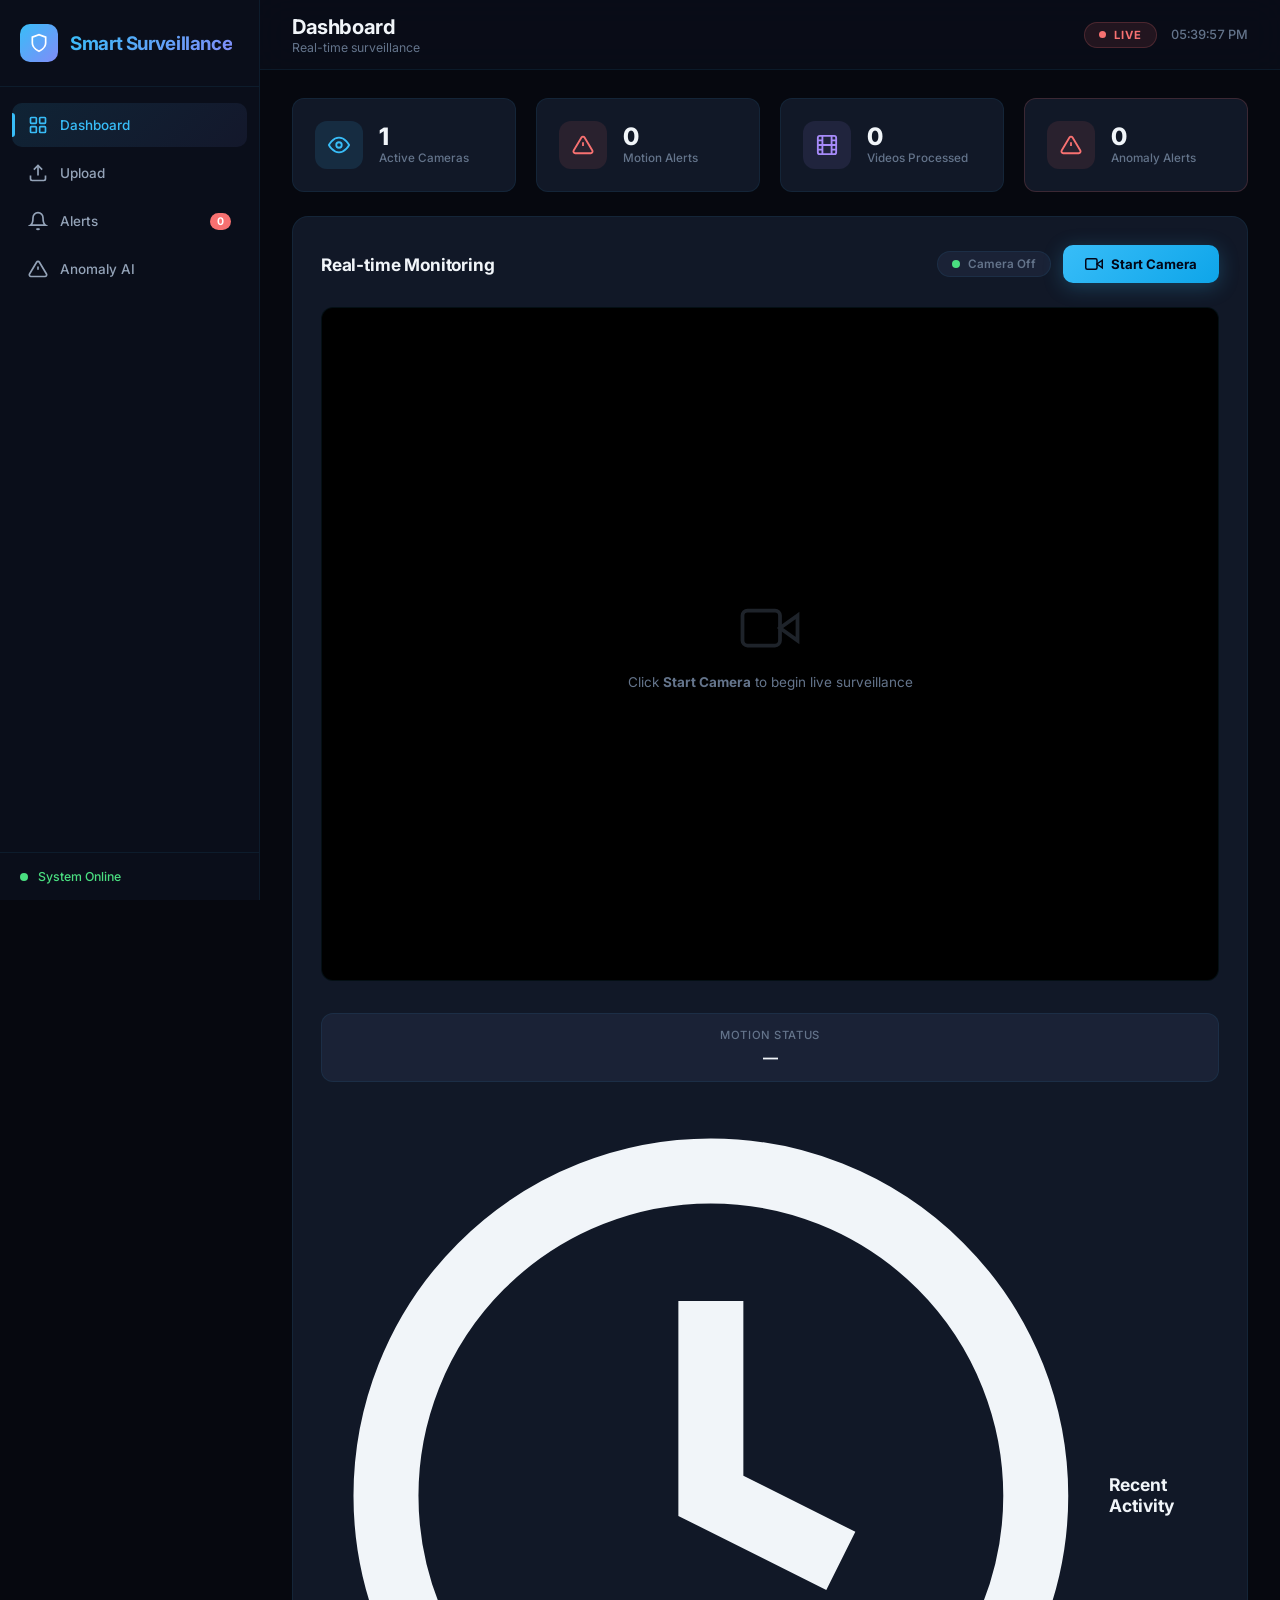
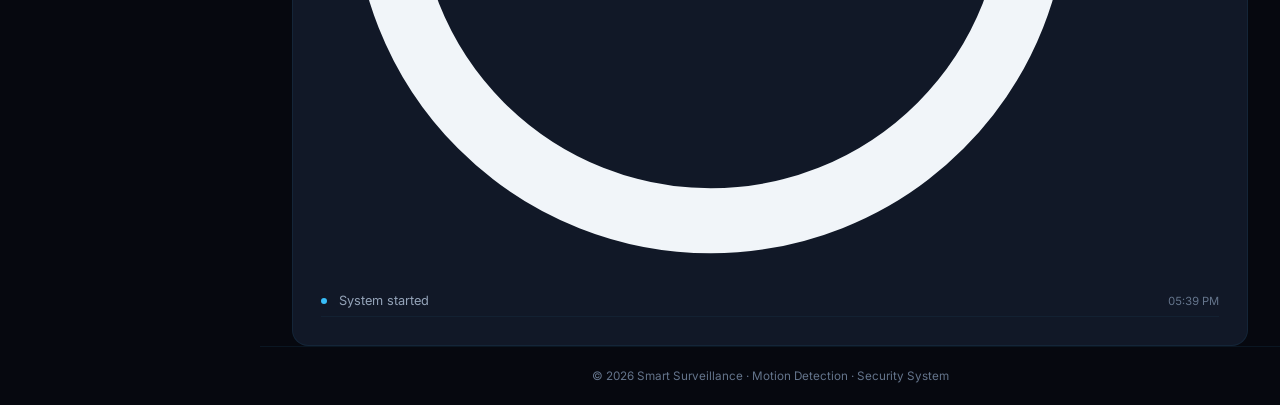
<file: smart survillance (minor project)/index.html>
<!DOCTYPE html>
<html lang="en">

<head>
    <meta charset="UTF-8">
    <meta name="viewport" content="width=device-width, initial-scale=1.0">
    <title>Smart Surveillance Dashboard</title>
    <meta name="description" content="Smart surveillance system with motion detection.">
    <link rel="preconnect" href="https://fonts.googleapis.com">
    <link rel="preconnect" href="https://fonts.gstatic.com" crossorigin>
    <link href="https://fonts.googleapis.com/css2?family=Inter:wght@300;400;500;600;700;800&display=swap" rel="stylesheet">
    <link rel="stylesheet" href="style.css">
</head>

<body>

    <!-- ─── Sidebar Navigation ─────────────────────────────────── -->
    <aside class="sidebar" id="sidebar">
        <div class="sidebar-header">
            <div class="logo">
                <div class="logo-icon">
                    <svg viewBox="0 0 24 24" fill="none" stroke="currentColor" stroke-width="2">
                        <path d="M12 22s8-4 8-10V5l-8-3-8 3v7c0 6 8 10 8 10z"/>
                    </svg>
                </div>
                <span class="logo-text">Smart Surveillance</span>
            </div>
        </div>
        <nav class="sidebar-nav">
            <a href="#" class="nav-item active" data-section="dashboard" id="navDashboard">
                <svg viewBox="0 0 24 24" fill="none" stroke="currentColor" stroke-width="2"><rect x="3" y="3" width="7" height="7" rx="1"/><rect x="14" y="3" width="7" height="7" rx="1"/><rect x="3" y="14" width="7" height="7" rx="1"/><rect x="14" y="14" width="7" height="7" rx="1"/></svg>
                <span>Dashboard</span>
            </a>
            <a href="#" class="nav-item" data-section="upload" id="navUpload">
                <svg viewBox="0 0 24 24" fill="none" stroke="currentColor" stroke-width="2"><path d="M21 15v4a2 2 0 01-2 2H5a2 2 0 01-2-2v-4"/><polyline points="17 8 12 3 7 8"/><line x1="12" y1="3" x2="12" y2="15"/></svg>
                <span>Upload</span>
            </a>
            <a href="#" class="nav-item" data-section="alerts" id="navAlerts">
                <svg viewBox="0 0 24 24" fill="none" stroke="currentColor" stroke-width="2"><path d="M18 8A6 6 0 006 8c0 7-3 9-3 9h18s-3-2-3-9"/><path d="M13.73 21a2 2 0 01-3.46 0"/></svg>
                <span>Alerts</span>
                <span class="nav-badge" id="alertBadge">0</span>
            </a>
            <a href="#" class="nav-item" data-section="anomaly" id="navAnomaly">
                <svg viewBox="0 0 24 24" fill="none" stroke="currentColor" stroke-width="2"><path d="M10.29 3.86L1.82 18a2 2 0 001.71 3h16.94a2 2 0 001.71-3L13.71 3.86a2 2 0 00-3.42 0z"/><line x1="12" y1="9" x2="12" y2="13"/><line x1="12" y1="17" x2="12.01" y2="17"/></svg>
                <span>Anomaly AI</span>
                <span class="nav-badge nav-badge--anomaly" id="anomalyNavBadge" style="display:none;">!</span>
            </a>
        </nav>
        <div class="sidebar-footer">
            <div class="system-status">
                <span class="status-dot pulse"></span>
                <span>System Online</span>
            </div>
        </div>
    </aside>

    <!-- ─── Main Content ───────────────────────────────────────── -->
    <main class="main-content">

        <!-- Top Bar -->
        <header class="topbar">
            <button class="menu-toggle" id="menuToggle" aria-label="Toggle menu">
                <svg viewBox="0 0 24 24" fill="none" stroke="currentColor" stroke-width="2"><line x1="3" y1="12" x2="21" y2="12"/><line x1="3" y1="6" x2="21" y2="6"/><line x1="3" y1="18" x2="21" y2="18"/></svg>
            </button>
            <div class="topbar-title">
                <h1 id="pageTitle">Dashboard</h1>
                <p class="topbar-subtitle" id="pageSubtitle">Real-time surveillance</p>
            </div>
            <div class="topbar-actions">
                <div class="live-indicator">
                    <span class="live-dot"></span>
                    <span>LIVE</span>
                </div>
                <div class="current-time" id="currentTime"></div>
            </div>
        </header>

        <!-- ─── Stats Cards ──────────────────────────────────── -->
        <section class="stats-grid" id="statsGrid">
            <div class="stat-card">
                <div class="stat-icon stat-icon--blue">
                    <svg viewBox="0 0 24 24" fill="none" stroke="currentColor" stroke-width="2"><path d="M1 12s4-8 11-8 11 8 11 8-4 8-11 8-11-8-11-8z"/><circle cx="12" cy="12" r="3"/></svg>
                </div>
                <div class="stat-info">
                    <span class="stat-value" id="statCameras">1</span>
                    <span class="stat-label">Active Cameras</span>
                </div>
            </div>
            <div class="stat-card">
                <div class="stat-icon stat-icon--red">
                    <svg viewBox="0 0 24 24" fill="none" stroke="currentColor" stroke-width="2"><path d="M10.29 3.86L1.82 18a2 2 0 001.71 3h16.94a2 2 0 001.71-3L13.71 3.86a2 2 0 00-3.42 0z"/><line x1="12" y1="9" x2="12" y2="13"/><line x1="12" y1="17" x2="12.01" y2="17"/></svg>
                </div>
                <div class="stat-info">
                    <span class="stat-value" id="statAnomalies">0</span>
                    <span class="stat-label">Motion Alerts</span>
                </div>
            </div>
            <div class="stat-card">
                <div class="stat-icon stat-icon--purple">
                    <svg viewBox="0 0 24 24" fill="none" stroke="currentColor" stroke-width="2"><rect x="2" y="2" width="20" height="20" rx="2.18" ry="2.18"/><line x1="7" y1="2" x2="7" y2="22"/><line x1="17" y1="2" x2="17" y2="22"/><line x1="2" y1="12" x2="22" y2="12"/><line x1="2" y1="7" x2="7" y2="7"/><line x1="2" y1="17" x2="7" y2="17"/><line x1="17" y1="7" x2="22" y2="7"/><line x1="17" y1="17" x2="22" y2="17"/></svg>
                </div>
                <div class="stat-info">
                    <span class="stat-value" id="statVideos">0</span>
                    <span class="stat-label">Videos Processed</span>
                </div>
            </div>
            <div class="stat-card stat-card--anomaly">
                <div class="stat-icon stat-icon--red">
                    <svg viewBox="0 0 24 24" fill="none" stroke="currentColor" stroke-width="2"><path d="M10.29 3.86L1.82 18a2 2 0 001.71 3h16.94a2 2 0 001.71-3L13.71 3.86a2 2 0 00-3.42 0z"/><line x1="12" y1="9" x2="12" y2="13"/><line x1="12" y1="17" x2="12.01" y2="17"/></svg>
                </div>
                <div class="stat-info">
                    <span class="stat-value" id="statAnomalyCount">0</span>
                    <span class="stat-label">Anomaly Alerts</span>
                </div>
            </div>
        </section>

        <!-- ─── Dashboard Overview ─────────────────────────────── -->
        <section class="content-section page-section" id="dashboardSection" data-page="dashboard">
            <div class="section-header">
                <h2>Real-time Monitoring</h2>
                <div class="camera-controls">
                    <div class="camera-status" id="cameraStatus">
                        <span class="status-dot" id="cameraDot"></span>
                        <span id="cameraStatusText">Camera Off</span>
                    </div>
                    <button class="btn btn--accent" id="startCameraBtn" onclick="startCamera()">
                        <svg viewBox="0 0 24 24" fill="none" stroke="currentColor" stroke-width="2"><polygon points="23 7 16 12 23 17 23 7"/><rect x="1" y="5" width="15" height="14" rx="2" ry="2"/></svg>
                        Start Camera
                    </button>
                    <button class="btn btn--outline" id="stopCameraBtn" onclick="stopCamera()" style="display:none;">
                        <svg viewBox="0 0 24 24" fill="none" stroke="currentColor" stroke-width="2"><rect x="6" y="4" width="4" height="16"/><rect x="14" y="4" width="4" height="16"/></svg>
                        Stop Camera
                    </button>
                </div>
            </div>

            <div class="dashboard-main-grid">
                <!-- Live Feed Column -->
                <div class="live-feed-column">
                    <div class="live-feed-wrapper" id="liveFeedWrapper">
                        <div class="live-feed-placeholder" id="liveFeedPlaceholder">
                            <svg viewBox="0 0 24 24" fill="none" stroke="currentColor" stroke-width="1.5">
                                <polygon points="23 7 16 12 23 17 23 7"/>
                                <rect x="1" y="5" width="15" height="14" rx="2" ry="2"/>
                            </svg>
                            <p>Click <strong>Start Camera</strong> to begin live surveillance</p>
                        </div>
                        <img id="liveFeedImage" class="live-feed-img" style="display:none;" alt="Live Camera Feed">
                    </div>
                    <div class="live-feed-info">
                        <div class="feed-stat">
                            <span class="feed-stat-label">Motion Status</span>
                            <span class="feed-stat-value" id="motionStatus">—</span>
                        </div>
                    </div>
                </div>

                <!-- Activity Column -->
                <div class="overview-column">
                    <div class="overview-card">
                        <div class="overview-card-header">
                            <div style="display:flex; align-items:center; gap:8px;">
                                <svg viewBox="0 0 24 24" fill="none" stroke="currentColor" stroke-width="2"><circle cx="12" cy="12" r="10"/><polyline points="12 6 12 12 16 14"/></svg>
                                <h3>Recent Activity</h3>
                            </div>
                        </div>
                        <div class="activity-timeline" id="activityTimeline">
                            <div class="activity-item">
                                <span class="activity-dot"></span>
                                <span class="activity-text">System started</span>
                                <span class="activity-time" id="startTime"></span>
                            </div>
                        </div>
                    </div>
                </div>
            </div>
        </section>


        <!-- ─── Upload Section ───────────────────────────────── -->
        <section class="content-section page-section" id="uploadSection" data-page="upload" style="display:none;">
            <div class="section-header">
                <h2>Upload & Analyze</h2>
                <p>Drag & drop a video or click to browse to scan for motion</p>
            </div>
            <div class="upload-zone" id="dropZone">
                <div class="upload-zone-content">
                    <div class="upload-icon-wrapper">
                        <svg class="upload-icon" viewBox="0 0 24 24" fill="none" stroke="currentColor" stroke-width="1.5">
                            <path d="M21 15v4a2 2 0 01-2 2H5a2 2 0 01-2-2v-4"/>
                            <polyline points="17 8 12 3 7 8"/>
                            <line x1="12" y1="3" x2="12" y2="15"/>
                        </svg>
                    </div>
                    <p class="upload-label">Drop your video file here</p>
                    <p class="upload-sublabel">or click to browse — MP4, MOV, AVI, MKV supported</p>
                    <input type="file" id="videoUpload" accept="video/*" hidden>
                    <button class="btn btn--primary" id="browseBtn">
                        <svg viewBox="0 0 24 24" fill="none" stroke="currentColor" stroke-width="2"><path d="M22 19a2 2 0 01-2 2H4a2 2 0 01-2-2V5a2 2 0 012-2h5l2 3h9a2 2 0 012 2z"/></svg>
                        Browse Files
                    </button>
                </div>
                <!-- File selected state -->
                <div class="upload-file-info" id="fileInfo" style="display:none;">
                    <div class="file-icon">
                        <svg viewBox="0 0 24 24" fill="none" stroke="currentColor" stroke-width="2"><polygon points="23 7 16 12 23 17 23 7"/><rect x="1" y="5" width="15" height="14" rx="2" ry="2"/></svg>
                    </div>
                    <div class="file-details">
                        <span class="file-name" id="fileName"></span>
                        <span class="file-size" id="fileSize"></span>
                    </div>
                    <button class="btn btn--outline btn--sm" id="removeFileBtn">Remove</button>
                </div>
            </div>

            <!-- Upload Actions -->
            <div class="upload-actions" id="uploadActions" style="display:none;">
                <button class="btn btn--accent btn--lg" id="uploadBtn" onclick="uploadVideo()">
                    <svg viewBox="0 0 24 24" fill="none" stroke="currentColor" stroke-width="2"><path d="M21 15v4a2 2 0 01-2 2H5a2 2 0 01-2-2v-4"/><polyline points="17 8 12 3 7 8"/><line x1="12" y1="3" x2="12" y2="15"/></svg>
                    Upload & Scan for Motion
                </button>
            </div>

            <!-- Progress Bar -->
            <div class="progress-container" id="progressContainer" style="display:none;">
                <div class="progress-header">
                    <span class="progress-label" id="progressLabel">Uploading...</span>
                    <span class="progress-percent" id="progressPercent">0%</span>
                </div>
                <div class="progress-track">
                    <div class="progress-bar" id="progressBar"></div>
                </div>
            </div>

            <!-- Status Message -->
            <div id="uploadStatus" class="upload-status"></div>

            <!-- Detection Results -->
            <div id="detectionResults" class="detection-results" style="display:none;">
                <h3>Detection Results</h3>
                <div class="results-grid" id="resultsGrid"></div>
            </div>
        </section>

        <!-- ─── Video Player ─────────────────────────────────── -->
        <section class="content-section video-section page-section" id="videoContainer" data-page="upload" style="display:none;">
            <div class="section-header">
                <h2>Playback Feed</h2>
            </div>
            <div class="video-wrapper">
                <video id="resultVideo" controls></video>
            </div>
        </section>

        <!-- ─── Alerts Section ───────────────────────────────── -->
        <section class="content-section page-section" id="alertsSection" data-page="alerts" style="display:none;">
            <div class="section-header">
                <h2>Recent Alerts</h2>
                <span class="alert-count" id="alertCount">0 alerts today</span>
            </div>
            <div class="alerts-grid" id="alertsContainer">
                <div class="empty-state" id="emptyAlerts">
                    <svg viewBox="0 0 24 24" fill="none" stroke="currentColor" stroke-width="1.5"><path d="M12 22c5.523 0 10-4.477 10-10S17.523 2 12 2 2 6.477 2 12s4.477 10 10 10z"/><path d="M8 14s1.5 2 4 2 4-2 4-2"/><line x1="9" y1="9" x2="9.01" y2="9"/><line x1="15" y1="9" x2="15.01" y2="9"/></svg>
                    <p>No motion detected — all clear!</p>
                </div>
            </div>
        </section>

        <!-- ─── Anomaly AI Section ───────────────────────────── -->
        <section class="content-section page-section" id="anomalySection" data-page="anomaly" style="display:none;">
            <div class="section-header">
                <h2>Anomaly AI Detection</h2>
                <div id="anomalyModelStatus" class="anomaly-model-pill anomaly-model-pill--unknown">
                    <span class="status-dot" id="anomalyModelDot"></span>
                    <span id="anomalyModelText">Checking model...</span>
                </div>
            </div>

            <!-- Model Info Banner -->
            <div id="anomalyInfoBanner" class="anomaly-banner" style="display:none;">
                <div class="anomaly-banner-icon">
                    <svg viewBox="0 0 24 24" fill="none" stroke="currentColor" stroke-width="2"><path d="M10.29 3.86L1.82 18a2 2 0 001.71 3h16.94a2 2 0 001.71-3L13.71 3.86a2 2 0 00-3.42 0z"/><line x1="12" y1="9" x2="12" y2="13"/><line x1="12" y1="17" x2="12.01" y2="17"/></svg>
                </div>
                <div>
                    <strong>Model not trained yet</strong>
                    <p>Run <code>ml_model/train_autoencoder.ipynb</code> on Google Colab, then place
                    <code>anomaly_model.h5</code> and <code>threshold.npy</code> in <code>backend/models/</code> and restart the server.</p>
                </div>
            </div>

            <!-- Detectable categories pills -->
            <div id="anomalyCategoryPills" class="anomaly-category-pills" style="display:none;"></div>

            <!-- Anomaly alerts grid -->
            <div class="section-header" style="margin-top:24px;">
                <h3 style="font-size:1rem;">Anomaly Events</h3>
                <span class="alert-count" id="anomalyCount">0 events</span>
            </div>
            <div class="alerts-grid" id="anomalyAlertsContainer">
                <div class="empty-state">
                    <svg viewBox="0 0 24 24" fill="none" stroke="currentColor" stroke-width="1.5"><path d="M12 22c5.523 0 10-4.477 10-10S17.523 2 12 2 2 6.477 2 12s4.477 10 10 10z"/><path d="M8 14s1.5 2 4 2 4-2 4-2"/><line x1="9" y1="9" x2="9.01" y2="9"/><line x1="15" y1="9" x2="15.01" y2="9"/></svg>
                    <p>No anomalies detected — all clear!</p>
                </div>
            </div>
        </section>


        <!-- Footer -->
        <footer class="main-footer">
            <p>&copy; 2026 Smart Surveillance &middot; Motion Detection &middot; Security System</p>
        </footer>

    </main>

    <script src="script.js"></script>
</body>

</html>
</file>
<file: smart survillance (minor project)/style.css>
:root {
    --bg-deep:       #06080f;
    --bg-base:       #0a0e1a;
    --bg-surface:    #111827;
    --bg-elevated:   #1a2236;
    --bg-hover:      #1e293b;

    --border:        rgba(56, 189, 248, 0.08);
    --border-bright: rgba(56, 189, 248, 0.20);

    --accent:        #38bdf8;
    --accent-glow:   rgba(56, 189, 248, 0.25);
    --accent-dim:    #0c4a6e;
    --accent-2:      #818cf8;
    --red:           #f87171;
    --red-bg:        rgba(248, 113, 113, 0.10);
    --green:         #4ade80;
    --green-bg:      rgba(74, 222, 128, 0.10);
    --purple:        #a78bfa;
    --purple-bg:     rgba(167, 139, 250, 0.10);
    --orange:        #fb923c;
    --orange-bg:     rgba(251, 146, 60, 0.10);

    --text-primary:  #f1f5f9;
    --text-secondary:#94a3b8;
    --text-muted:    #64748b;

    --sidebar-w:     260px;
    --topbar-h:      70px;
    --radius:        12px;
    --radius-lg:     16px;
    --transition:    0.25s cubic-bezier(.4,0,.2,1);

    --font:          'Inter', -apple-system, BlinkMacSystemFont, 'Segoe UI', sans-serif;
}

/* ─── Reset ─────────────────────────────────────────────────── */
*, *::before, *::after {
    margin: 0;
    padding: 0;
    box-sizing: border-box;
}

html {
    font-size: 15px;
    scroll-behavior: smooth;
}

body {
    font-family: var(--font);
    background: var(--bg-deep);
    color: var(--text-primary);
    min-height: 100vh;
    display: flex;
    overflow-x: hidden;
    -webkit-font-smoothing: antialiased;
}

.text-muted { color: var(--text-muted); }

/* ─── Scrollbar ─────────────────────────────────────────────── */
::-webkit-scrollbar {
    width: 6px;
}
::-webkit-scrollbar-track {
    background: transparent;
}
::-webkit-scrollbar-thumb {
    background: var(--bg-hover);
    border-radius: 3px;
}
::-webkit-scrollbar-thumb:hover {
    background: var(--text-muted);
}

/* ═══════════════════════════════════════════════════════════
   SIDEBAR
   ═══════════════════════════════════════════════════════════ */

.sidebar {
    position: fixed;
    left: 0; top: 0;
    width: var(--sidebar-w);
    height: 100vh;
    background: var(--bg-base);
    border-right: 1px solid var(--border);
    display: flex;
    flex-direction: column;
    z-index: 100;
    transition: transform var(--transition);
}

.sidebar-header {
    padding: 24px 20px;
    border-bottom: 1px solid var(--border);
}

.logo {
    display: flex;
    align-items: center;
    gap: 12px;
}

.logo-icon {
    width: 38px;
    height: 38px;
    background: linear-gradient(135deg, var(--accent), var(--accent-2));
    border-radius: 10px;
    display: flex;
    align-items: center;
    justify-content: center;
    color: #fff;
    flex-shrink: 0;
}
.logo-icon svg {
    width: 20px;
    height: 20px;
}

.logo-text {
    font-size: 1.25rem;
    font-weight: 700;
    background: linear-gradient(135deg, var(--accent), var(--accent-2));
    -webkit-background-clip: text;
    -webkit-text-fill-color: transparent;
    background-clip: text;
    letter-spacing: -0.02em;
}

/* ─── Sidebar Nav ───────────────────────────────────────────── */
.sidebar-nav {
    flex: 1;
    padding: 16px 12px;
    display: flex;
    flex-direction: column;
    gap: 4px;
}

.nav-item {
    display: flex;
    align-items: center;
    gap: 12px;
    padding: 12px 16px;
    border-radius: 10px;
    color: var(--text-secondary);
    text-decoration: none;
    font-size: 0.9rem;
    font-weight: 500;
    transition: all var(--transition);
    position: relative;
}
.nav-item svg {
    width: 20px;
    height: 20px;
    flex-shrink: 0;
}
.nav-item:hover {
    background: var(--bg-elevated);
    color: var(--text-primary);
}
.nav-item.active {
    background: linear-gradient(135deg, rgba(56,189,248,0.12), rgba(129,140,248,0.08));
    color: var(--accent);
}
.nav-item.active::before {
    content: '';
    position: absolute;
    left: 0;
    top: 50%;
    transform: translateY(-50%);
    width: 3px;
    height: 24px;
    background: var(--accent);
    border-radius: 0 3px 3px 0;
}

.nav-badge {
    margin-left: auto;
    background: var(--red);
    color: #fff;
    font-size: 0.7rem;
    font-weight: 700;
    padding: 2px 7px;
    border-radius: 10px;
    min-width: 20px;
    text-align: center;
}

/* ─── Sidebar Footer ───────────────────────────────────────── */
.sidebar-footer {
    padding: 16px 20px;
    border-top: 1px solid var(--border);
}

.system-status {
    display: flex;
    align-items: center;
    gap: 10px;
    font-size: 0.82rem;
    color: var(--green);
    font-weight: 500;
}

.status-dot {
    width: 8px;
    height: 8px;
    border-radius: 50%;
    background: var(--green);
    flex-shrink: 0;
}

.status-dot.pulse {
    animation: pulse-green 2s ease-in-out infinite;
}

@keyframes pulse-green {
    0%, 100% { box-shadow: 0 0 0 0 rgba(74,222,128,0.5); }
    50%      { box-shadow: 0 0 0 8px rgba(74,222,128,0); }
}

/* ═══════════════════════════════════════════════════════════
   MAIN CONTENT
   ═══════════════════════════════════════════════════════════ */

.main-content {
    margin-left: var(--sidebar-w);
    flex: 1;
    min-height: 100vh;
    display: flex;
    flex-direction: column;
}

/* ─── Top Bar ───────────────────────────────────────────────── */
.topbar {
    position: sticky;
    top: 0;
    z-index: 50;
    height: var(--topbar-h);
    padding: 0 32px;
    display: flex;
    align-items: center;
    gap: 20px;
    background: rgba(10, 14, 26, 0.82);
    backdrop-filter: blur(16px);
    -webkit-backdrop-filter: blur(16px);
    border-bottom: 1px solid var(--border);
}

.menu-toggle {
    display: none;
    background: none;
    border: none;
    color: var(--text-secondary);
    cursor: pointer;
    padding: 6px;
}
.menu-toggle svg {
    width: 24px;
    height: 24px;
}

.topbar-title h1 {
    font-size: 1.35rem;
    font-weight: 700;
    letter-spacing: -0.02em;
}

.topbar-subtitle {
    font-size: 0.82rem;
    color: var(--text-muted);
    margin-top: 1px;
}

/* ─── Topbar Actions ───────────────────────────────────────── */
.topbar-actions {
    margin-left: auto;
    display: flex;
    align-items: center;
    gap: 14px;
}

.live-indicator {
    display: flex;
    align-items: center;
    gap: 8px;
    padding: 5px 14px;
    background: rgba(248,113,113,0.10);
    border: 1px solid rgba(248,113,113,0.20);
    border-radius: 20px;
    font-size: 0.75rem;
    font-weight: 700;
    color: var(--red);
    letter-spacing: 0.08em;
    text-transform: uppercase;
}

.live-dot {
    width: 7px;
    height: 7px;
    border-radius: 50%;
    background: var(--red);
    animation: pulse-red 1.5s ease-in-out infinite;
}

@keyframes pulse-red {
    0%, 100% { box-shadow: 0 0 0 0 rgba(248,113,113,0.5); }
    50%      { box-shadow: 0 0 0 6px rgba(248,113,113,0); }
}

.current-time {
    font-size: 0.85rem;
    color: var(--text-muted);
    font-variant-numeric: tabular-nums;
    font-weight: 500;
}

/* ═══════════════════════════════════════════════════════════
   STATS GRID
   ═══════════════════════════════════════════════════════════ */

.stats-grid {
    display: grid;
    grid-template-columns: repeat(4, 1fr);
    gap: 20px;
    padding: 28px 32px 0;
}

.stat-card {
    background: var(--bg-surface);
    border: 1px solid var(--border);
    border-radius: var(--radius);
    padding: 22px;
    display: flex;
    align-items: center;
    gap: 16px;
    transition: all var(--transition);
    position: relative;
    overflow: hidden;
}
.stat-card::before {
    content: '';
    position: absolute;
    inset: 0;
    background: radial-gradient(circle at top right, var(--accent-glow), transparent 70%);
    opacity: 0;
    transition: opacity var(--transition);
}
.stat-card:hover {
    border-color: var(--border-bright);
    transform: translateY(-2px);
}
.stat-card:hover::before {
    opacity: 1;
}

.stat-icon {
    width: 48px;
    height: 48px;
    border-radius: 12px;
    display: flex;
    align-items: center;
    justify-content: center;
    flex-shrink: 0;
}
.stat-icon svg {
    width: 22px;
    height: 22px;
}

.stat-icon--blue  { background: rgba(56,189,248,0.12); color: var(--accent); }
.stat-icon--red   { background: var(--red-bg); color: var(--red); }
.stat-icon--green { background: var(--green-bg); color: var(--green); }
.stat-icon--purple{ background: var(--purple-bg); color: var(--purple); }

.stat-info {
    display: flex;
    flex-direction: column;
    gap: 2px;
    position: relative;
}

.stat-value {
    font-size: 1.6rem;
    font-weight: 800;
    letter-spacing: -0.03em;
    line-height: 1;
}

.stat-label {
    font-size: 0.78rem;
    color: var(--text-muted);
    font-weight: 500;
}

/* ═══════════════════════════════════════════════════════════
   CONTENT SECTIONS
   ═══════════════════════════════════════════════════════════ */

.content-section {
    margin: 24px 32px 0;
    background: var(--bg-surface);
    border: 1px solid var(--border);
    border-radius: var(--radius-lg);
    padding: 28px;
}

.section-header {
    display: flex;
    align-items: center;
    justify-content: space-between;
    margin-bottom: 22px;
    flex-wrap: wrap;
    gap: 12px;
}

.section-header h2 {
    font-size: 1.15rem;
    font-weight: 700;
    letter-spacing: -0.01em;
}

.section-header p {
    font-size: 0.85rem;
    color: var(--text-muted);
    width: 100%;
}

/* ═══════════════════════════════════════════════════════════
   DASHBOARD OVERVIEW
   ═══════════════════════════════════════════════════════════ */

/* ─── Dashboard Grid ─────────────────────────────────── */
.dashboard-main-grid {
    display: flex;
    flex-direction: column;
    gap: 24px;
    margin-top: 24px;
}

.live-feed-column {
    display: flex;
    flex-direction: column;
    gap: 16px;
}

.overview-column {
    display: flex;
    flex-direction: column;
    gap: 24px;
}

/* ─── Live Feed ────────────────────────────────────────── */
.live-feed-wrapper {
    position: relative;
    background: #000;
    border-radius: 12px;
    overflow: hidden;
    aspect-ratio: 4/3;
    border: 1px solid var(--border-bright);
}

.live-feed-img {
    width: 100%;
    height: 100%;
    object-fit: contain;
}

.live-feed-placeholder {
    position: absolute;
    inset: 0;
    display: flex;
    flex-direction: column;
    align-items: center;
    justify-content: center;
    color: #475569;
    text-align: center;
    padding: 20px;
}

.live-feed-placeholder svg {
    width: 48px;
    height: 48px;
    margin-bottom: 12px;
    opacity: 0.5;
}

.live-feed-info {
    padding: 16px;
    background: var(--bg-surface);
    border-radius: 12px;
    border: 1px solid var(--border-bright);
    display: flex;
    justify-content: center;
}

.feed-stat {
    text-align: center;
}

.feed-stat-label {
    display: block;
    font-size: 0.75rem;
    color: var(--text-muted);
    font-weight: 600;
    margin-bottom: 4px;
}

.feed-stat-value {
    font-size: 1.1rem;
    font-weight: 700;
}

.motion-active { color: var(--red); }
.motion-normal { color: var(--green); }

/* ─── Activity Timeline ─────────────────────────────────────── */
.activity-timeline {
    display: flex;
    flex-direction: column;
    gap: 12px;
    max-height: 260px;
    overflow-y: auto;
}

.activity-item {
    display: flex;
    align-items: center;
    gap: 12px;
    padding: 8px 0;
    font-size: 0.85rem;
    border-bottom: 1px solid rgba(56,189,248,0.05);
}

.activity-item--new {
    animation: fadeIn 0.4s ease;
}

@keyframes fadeIn {
    from { opacity: 0; transform: translateY(-8px); }
    to   { opacity: 1; transform: translateY(0); }
}

.activity-dot {
    width: 6px;
    height: 6px;
    border-radius: 50%;
    background: var(--accent);
    flex-shrink: 0;
}

.activity-text {
    flex: 1;
    color: var(--text-secondary);
}

.activity-time {
    font-size: 0.75rem;
    color: var(--text-muted);
    font-variant-numeric: tabular-nums;
}

/* ─── Detection Count Items ─────────────────────────────────── */
.overview-detections {
    display: flex;
    flex-direction: column;
    gap: 8px;
}

.detection-count-item {
    display: flex;
    align-items: center;
    justify-content: space-between;
    padding: 8px 14px;
    background: var(--bg-surface);
    border-radius: 8px;
    font-size: 0.85rem;
}

.det-class {
    font-weight: 500;
    text-transform: capitalize;
}

.det-count {
    font-weight: 700;
    color: var(--accent);
}

/* ═══════════════════════════════════════════════════════════
   UPLOAD ZONE
   ═══════════════════════════════════════════════════════════ */

.upload-zone {
    border: 2px dashed var(--border-bright);
    border-radius: var(--radius);
    padding: 48px 32px;
    text-align: center;
    transition: all var(--transition);
    cursor: pointer;
    position: relative;
    overflow: hidden;
}
.upload-zone::before {
    content: '';
    position: absolute;
    inset: 0;
    background: radial-gradient(ellipse at center, rgba(56,189,248,0.04), transparent 70%);
    transition: opacity var(--transition);
}
.upload-zone:hover,
.upload-zone.drag-over {
    border-color: var(--accent);
    background: rgba(56,189,248,0.03);
}
.upload-zone.drag-over {
    transform: scale(1.005);
}

.upload-zone-content {
    position: relative;
}

.upload-icon-wrapper {
    margin: 0 auto 18px;
    width: 70px;
    height: 70px;
    background: linear-gradient(135deg, rgba(56,189,248,0.10), rgba(129,140,248,0.08));
    border-radius: 50%;
    display: flex;
    align-items: center;
    justify-content: center;
    animation: float 4s ease-in-out infinite;
}

@keyframes float {
    0%, 100% { transform: translateY(0); }
    50%      { transform: translateY(-8px); }
}

.upload-icon {
    width: 32px;
    height: 32px;
    color: var(--accent);
}

.upload-label {
    font-size: 1.05rem;
    font-weight: 600;
    margin-bottom: 6px;
}

.upload-sublabel {
    font-size: 0.82rem;
    color: var(--text-muted);
    margin-bottom: 20px;
}

/* ─── File Info (after selection) ────────────────────────────── */
.upload-file-info {
    display: flex;
    align-items: center;
    gap: 16px;
    padding: 16px 20px;
    background: var(--bg-elevated);
    border: 1px solid var(--border-bright);
    border-radius: var(--radius);
    text-align: left;
    position: relative;
}

.file-icon {
    width: 44px;
    height: 44px;
    background: rgba(56,189,248,0.10);
    border-radius: 10px;
    display: flex;
    align-items: center;
    justify-content: center;
    color: var(--accent);
    flex-shrink: 0;
}
.file-icon svg {
    width: 22px;
    height: 22px;
}

.file-details {
    display: flex;
    flex-direction: column;
    gap: 2px;
    flex: 1;
    min-width: 0;
}

.file-name {
    font-weight: 600;
    font-size: 0.9rem;
    white-space: nowrap;
    overflow: hidden;
    text-overflow: ellipsis;
}

.file-size {
    font-size: 0.78rem;
    color: var(--text-muted);
}

/* ─── Upload Actions & Progress ──────────────────────────────── */
.upload-actions {
    margin-top: 18px;
    text-align: center;
}

.progress-container {
    margin-top: 18px;
}

.progress-header {
    display: flex;
    justify-content: space-between;
    margin-bottom: 8px;
    font-size: 0.82rem;
}

.progress-label { color: var(--text-secondary); }
.progress-percent { color: var(--accent); font-weight: 600; }

.progress-track {
    height: 6px;
    background: var(--bg-elevated);
    border-radius: 3px;
    overflow: hidden;
}

.progress-bar {
    height: 100%;
    width: 0%;
    background: linear-gradient(90deg, var(--accent), var(--accent-2));
    border-radius: 3px;
    transition: width 0.4s ease;
}

.upload-status {
    margin-top: 14px;
    text-align: center;
    font-size: 0.9rem;
    font-weight: 500;
    min-height: 24px;
}

/* ─── Detection Results ──────────────────────────────────────── */
.detection-results {
    margin-top: 20px;
    padding: 20px;
    background: var(--bg-elevated);
    border: 1px solid var(--border);
    border-radius: var(--radius);
}

.detection-results h3 {
    font-size: 0.95rem;
    font-weight: 600;
    margin-bottom: 14px;
}

.results-grid {
    display: flex;
    gap: 12px;
    flex-wrap: wrap;
}

.result-item {
    display: flex;
    flex-direction: column;
    align-items: center;
    padding: 14px 22px;
    background: var(--bg-surface);
    border: 1px solid var(--border);
    border-radius: 10px;
    min-width: 90px;
}

.result-item--anomaly {
    border-color: rgba(248,113,113,0.30);
}

.result-count {
    font-size: 1.5rem;
    font-weight: 800;
    color: var(--accent);
}

.result-item--anomaly .result-count {
    color: var(--red);
}

.result-label {
    font-size: 0.75rem;
    color: var(--text-muted);
    font-weight: 500;
    text-transform: capitalize;
    margin-top: 2px;
}

/* ═══════════════════════════════════════════════════════════
   BUTTONS
   ═══════════════════════════════════════════════════════════ */

.btn {
    display: inline-flex;
    align-items: center;
    justify-content: center;
    gap: 8px;
    padding: 10px 22px;
    border: none;
    border-radius: 10px;
    font-family: var(--font);
    font-size: 0.88rem;
    font-weight: 600;
    cursor: pointer;
    transition: all var(--transition);
    text-decoration: none;
    position: relative;
    overflow: hidden;
}
.btn svg {
    width: 18px;
    height: 18px;
    flex-shrink: 0;
}

.btn--primary {
    background: var(--bg-elevated);
    color: var(--text-primary);
    border: 1px solid var(--border-bright);
}
.btn--primary:hover {
    background: var(--bg-hover);
    border-color: var(--accent);
    color: var(--accent);
}

.btn--accent {
    background: linear-gradient(135deg, var(--accent), #0ea5e9);
    color: #020617;
    font-weight: 700;
    box-shadow: 0 4px 20px var(--accent-glow);
}
.btn--accent:hover {
    transform: translateY(-1px);
    box-shadow: 0 6px 28px rgba(56,189,248,0.35);
}
.btn--accent:active {
    transform: translateY(0);
}
.btn--accent:disabled {
    opacity: 0.5;
    cursor: not-allowed;
    transform: none;
}

.btn--outline {
    background: transparent;
    border: 1px solid var(--border-bright);
    color: var(--text-secondary);
}
.btn--outline:hover {
    border-color: var(--red);
    color: var(--red);
}

.btn--sm { padding: 6px 14px; font-size: 0.78rem; border-radius: 8px; }
.btn--lg { padding: 14px 32px; font-size: 0.95rem; border-radius: 12px; }

/* ═══════════════════════════════════════════════════════════
   VIDEO SECTION
   ═══════════════════════════════════════════════════════════ */

.detection-badge {
    display: flex;
    align-items: center;
    gap: 8px;
    padding: 6px 16px;
    background: var(--green-bg);
    border: 1px solid rgba(74,222,128,0.20);
    border-radius: 20px;
    font-size: 0.78rem;
    font-weight: 600;
    color: var(--green);
}

.video-wrapper {
    border-radius: var(--radius);
    overflow: hidden;
    background: #000;
    border: 1px solid var(--border);
}

.video-wrapper video {
    width: 100%;
    display: block;
    max-height: 500px;
    object-fit: contain;
}

/* ═══════════════════════════════════════════════════════════
   ALERTS GRID
   ═══════════════════════════════════════════════════════════ */

.alerts-grid {
    display: grid;
    grid-template-columns: repeat(auto-fill, minmax(280px, 1fr));
    gap: 18px;
}

.alert-card {
    background: var(--bg-elevated);
    border: 1px solid var(--border);
    border-radius: var(--radius);
    overflow: hidden;
    transition: all var(--transition);
    animation: slideUp 0.4s ease-out both;
}

@keyframes slideUp {
    from { opacity: 0; transform: translateY(16px); }
    to   { opacity: 1; transform: translateY(0); }
}

.alert-card:hover {
    border-color: var(--border-bright);
    transform: translateY(-3px);
    box-shadow: 0 8px 32px rgba(0,0,0,0.3);
}

.alert-card img {
    width: 100%;
    height: 170px;
    object-fit: cover;
}

.alert-info {
    padding: 16px;
}

.alert-info h3 {
    color: var(--red);
    font-size: 0.92rem;
    font-weight: 700;
    margin-bottom: 6px;
    display: flex;
    align-items: center;
    gap: 8px;
}

.alert-type-badge {
    font-size: 0.68rem;
    padding: 2px 8px;
    border-radius: 8px;
    font-weight: 700;
    text-transform: uppercase;
    letter-spacing: 0.05em;
}

.alert-type--anomaly {
    background: var(--red-bg);
    color: var(--red);
}

.alert-type--motion {
    background: var(--orange-bg);
    color: var(--orange);
}

.alert-info p {
    font-size: 0.82rem;
    color: var(--text-secondary);
    line-height: 1.5;
}

.alert-count {
    font-size: 0.82rem;
    color: var(--text-muted);
    font-weight: 500;
}

/* ─── Alert Media (clip / snapshot) ─────────────────────────── */
.alert-media {
    position: relative;
    background: #000;
    border-radius: var(--radius) var(--radius) 0 0;
    overflow: hidden;
    line-height: 0;
}

.alert-media video {
    width: 100%;
    max-height: 180px;
    object-fit: cover;
    display: block;
    border-radius: 0;
    background: #000;
    cursor: pointer;
}

.clip-badge {
    position: absolute;
    top: 8px;
    right: 8px;
    background: rgba(0,0,0,0.75);
    backdrop-filter: blur(6px);
    color: #fff;
    font-size: 0.68rem;
    font-weight: 700;
    padding: 3px 8px;
    border-radius: 6px;
    letter-spacing: 0.04em;
    pointer-events: none;
}

/* ─── Empty State ────────────────────────────────────────────── */
.empty-state {
    grid-column: 1 / -1;
    text-align: center;
    padding: 48px 20px;
    color: var(--text-muted);
}

.empty-state svg {
    width: 52px;
    height: 52px;
    margin-bottom: 16px;
    opacity: 0.4;
}

.empty-state p {
    font-size: 0.9rem;
}

/* ═══════════════════════════════════════════════════════════
   ANOMALY AI UI
   ═══════════════════════════════════════════════════════════ */

/* ─── Anomaly alert card ──────────────────────────────────── */
.anomaly-card {
    background: rgba(220, 38, 38, 0.04);
}
.anomaly-card:hover {
    border-color: rgba(220, 38, 38, 0.35) !important;
    box-shadow: 0 8px 32px rgba(220, 38, 38, 0.15);
}

/* ─── Stats grid: allow 4 columns ───────────────────────────── */
.stats-grid {
    grid-template-columns: repeat(auto-fill, minmax(180px, 1fr));
}

/* ─── Stat card anomaly glow ───────────────────────────────── */
.stat-card--anomaly {
    border-color: rgba(248, 113, 113, 0.18);
}
.stat-card--anomaly:hover {
    border-color: rgba(248, 113, 113, 0.45);
}

/* ─── Nav badge anomaly variant ─────────────────────────────── */
.nav-badge--anomaly {
    background: #dc2626;
    animation: pulse-nav 1.8s ease-in-out infinite;
}
@keyframes pulse-nav {
    0%, 100% { box-shadow: 0 0 0 0 rgba(220,38,38,0.5); }
    50%       { box-shadow: 0 0 0 5px rgba(220,38,38,0); }
}

/* ─── Anomaly model status pill ─────────────────────────────── */
.anomaly-model-pill {
    display: inline-flex;
    align-items: center;
    gap: 8px;
    padding: 5px 14px;
    border-radius: 20px;
    font-size: 0.78rem;
    font-weight: 600;
    border: 1px solid transparent;
}
.anomaly-model-pill--ready {
    background: rgba(74, 222, 128, 0.10);
    border-color: rgba(74, 222, 128, 0.25);
    color: var(--green);
}
.anomaly-model-pill--missing {
    background: rgba(248, 113, 113, 0.10);
    border-color: rgba(248, 113, 113, 0.25);
    color: var(--red);
}
.anomaly-model-pill--unknown {
    background: var(--bg-elevated);
    border-color: var(--border);
    color: var(--text-muted);
}

/* ─── Model-not-loaded info banner ──────────────────────────── */
.anomaly-banner {
    display: flex;
    align-items: flex-start;
    gap: 16px;
    padding: 18px 20px;
    background: rgba(251, 146, 60, 0.08);
    border: 1px solid rgba(251, 146, 60, 0.25);
    border-radius: var(--radius);
    margin-bottom: 20px;
    color: var(--orange);
    font-size: 0.88rem;
    line-height: 1.6;
}
.anomaly-banner-icon svg {
    width: 24px;
    height: 24px;
    flex-shrink: 0;
    margin-top: 2px;
}
.anomaly-banner strong {
    display: block;
    margin-bottom: 4px;
    font-size: 0.95rem;
}
.anomaly-banner code {
    font-family: 'Courier New', monospace;
    background: rgba(0,0,0,0.25);
    padding: 1px 5px;
    border-radius: 4px;
    font-size: 0.82rem;
}

/* ─── Detectable category pills ─────────────────────────────── */
.anomaly-category-pills {
    display: flex;
    flex-wrap: wrap;
    gap: 8px;
    margin-bottom: 8px;
}
.anomaly-category-pill {
    padding: 4px 12px;
    background: rgba(220, 38, 38, 0.10);
    border: 1px solid rgba(220, 38, 38, 0.22);
    border-radius: 20px;
    font-size: 0.75rem;
    font-weight: 600;
    color: var(--red);
    text-transform: capitalize;
}

/* ═══════════════════════════════════════════════════════════
   SETTINGS
   ═══════════════════════════════════════════════════════════ */

.settings-grid {
    display: flex;
    flex-direction: column;
    gap: 24px;
}

.settings-card {
    background: var(--bg-elevated);
    border: 1px solid var(--border);
    border-radius: var(--radius);
    padding: 24px;
}

.settings-card-header {
    display: flex;
    align-items: center;
    gap: 10px;
    margin-bottom: 20px;
    padding-bottom: 14px;
    border-bottom: 1px solid var(--border);
}

.settings-card-header svg {
    width: 20px;
    height: 20px;
    color: var(--accent);
}

.settings-card-header h3 {
    font-size: 1rem;
    font-weight: 600;
}

.settings-group {
    margin-bottom: 20px;
}

.settings-group:last-child {
    margin-bottom: 0;
}

.settings-label {
    display: block;
    font-size: 0.88rem;
    font-weight: 600;
    margin-bottom: 8px;
}

.settings-hint {
    font-size: 0.78rem;
    color: var(--text-muted);
    margin-top: 6px;
    line-height: 1.4;
}

/* ─── Slider ─────────────────────────────────────────────────── */
.slider-row {
    display: flex;
    align-items: center;
    gap: 16px;
}

.slider {
    flex: 1;
    -webkit-appearance: none;
    appearance: none;
    height: 6px;
    border-radius: 3px;
    background: var(--bg-surface);
    outline: none;
    cursor: pointer;
}

.slider::-webkit-slider-thumb {
    -webkit-appearance: none;
    appearance: none;
    width: 18px;
    height: 18px;
    border-radius: 50%;
    background: var(--accent);
    cursor: pointer;
    box-shadow: 0 2px 8px var(--accent-glow);
    transition: transform 0.15s;
}

.slider::-webkit-slider-thumb:hover {
    transform: scale(1.2);
}

.slider::-moz-range-thumb {
    width: 18px;
    height: 18px;
    border-radius: 50%;
    background: var(--accent);
    cursor: pointer;
    border: none;
}

.slider-value {
    font-size: 0.88rem;
    font-weight: 700;
    color: var(--accent);
    min-width: 40px;
    text-align: right;
    font-variant-numeric: tabular-nums;
}

/* ─── Checkboxes ─────────────────────────────────────────────── */
.checkbox-grid {
    display: grid;
    grid-template-columns: repeat(auto-fill, minmax(130px, 1fr));
    gap: 10px;
}

.checkbox-item {
    display: flex;
    align-items: center;
    gap: 8px;
    padding: 8px 12px;
    background: var(--bg-surface);
    border: 1px solid var(--border);
    border-radius: 8px;
    font-size: 0.85rem;
    cursor: pointer;
    transition: all var(--transition);
}

.checkbox-item:hover {
    border-color: var(--border-bright);
}

.checkbox-item input[type="checkbox"] {
    accent-color: var(--accent);
    width: 16px;
    height: 16px;
    cursor: pointer;
}

/* ─── Model Status Display ───────────────────────────────────── */
.model-status-display {
    display: flex;
    align-items: center;
    gap: 10px;
    padding: 12px 16px;
    background: var(--bg-surface);
    border-radius: 8px;
    font-size: 0.85rem;
    font-weight: 500;
}

.status-indicator {
    width: 10px;
    height: 10px;
    border-radius: 50%;
    background: var(--text-muted);
}

.status--ready {
    background: var(--green);
    box-shadow: 0 0 8px rgba(74,222,128,0.4);
}

.status--untrained {
    background: var(--orange);
    box-shadow: 0 0 8px rgba(251,146,60,0.4);
}

/* ─── Training Controls ──────────────────────────────────────── */
.train-controls {
    display: flex;
    align-items: center;
    gap: 14px;
    margin-top: 12px;
}

.train-epochs {
    display: flex;
    align-items: center;
    gap: 8px;
    font-size: 0.85rem;
    font-weight: 500;
}

.input-number {
    width: 72px;
    padding: 8px 10px;
    background: var(--bg-surface);
    border: 1px solid var(--border-bright);
    border-radius: 8px;
    color: var(--text-primary);
    font-family: var(--font);
    font-size: 0.88rem;
    font-weight: 600;
    text-align: center;
}

.input-number:focus {
    outline: none;
    border-color: var(--accent);
    box-shadow: 0 0 0 3px var(--accent-glow);
}

.train-progress {
    display: flex;
    align-items: center;
    gap: 12px;
    margin-top: 14px;
    padding: 12px 16px;
    background: var(--bg-surface);
    border-radius: 8px;
    font-size: 0.85rem;
    color: var(--text-secondary);
}

.train-spinner {
    width: 18px;
    height: 18px;
    border: 2px solid var(--border-bright);
    border-top-color: var(--accent);
    border-radius: 50%;
    animation: spin 0.8s linear infinite;
}

@keyframes spin {
    to { transform: rotate(360deg); }
}

/* ─── Save Settings ──────────────────────────────────────────── */
.settings-actions {
    display: flex;
    align-items: center;
    gap: 16px;
}

.save-feedback {
    font-size: 0.88rem;
    font-weight: 500;
}

/* ═══════════════════════════════════════════════════════════
   FOOTER
   ═══════════════════════════════════════════════════════════ */

.main-footer {
    margin-top: auto;
    padding: 22px 32px;
    text-align: center;
    font-size: 0.78rem;
    color: var(--text-muted);
    border-top: 1px solid var(--border);
}

/* ═══════════════════════════════════════════════════════════
   RESPONSIVE
   ═══════════════════════════════════════════════════════════ */

@media (max-width: 1024px) {
    .stats-grid {
        grid-template-columns: repeat(2, 1fr);
    }
    .overview-grid {
        grid-template-columns: 1fr;
    }
    .model-badges {
        display: none;
    }
}

@media (max-width: 768px) {
    .sidebar {
        transform: translateX(-100%);
    }
    .sidebar.open {
        transform: translateX(0);
        box-shadow: 20px 0 60px rgba(0,0,0,0.5);
    }

    .main-content {
        margin-left: 0;
    }

    .menu-toggle {
        display: block;
    }

    .topbar {
        padding: 0 18px;
    }

    .stats-grid {
        grid-template-columns: 1fr 1fr;
        padding: 18px 18px 0;
        gap: 12px;
    }

    .content-section {
        margin: 16px 18px 0;
        padding: 20px;
    }

    .upload-zone {
        padding: 32px 18px;
    }

    .topbar-subtitle {
        display: none;
    }

    .train-controls {
        flex-direction: column;
        align-items: flex-start;
    }
}

@media (max-width: 480px) {
    .stats-grid {
        grid-template-columns: 1fr;
    }

    .section-header {
        flex-direction: column;
        align-items: flex-start;
    }

    .alerts-grid {
        grid-template-columns: 1fr;
    }

    .checkbox-grid {
        grid-template-columns: 1fr 1fr;
    }
}

/* ═══════════════════════════════════════════════════════════
   LIVE CAMERA FEED
   ═══════════════════════════════════════════════════════════ */

.camera-controls {
    display: flex;
    align-items: center;
    gap: 12px;
}

.camera-status {
    display: flex;
    align-items: center;
    gap: 8px;
    padding: 5px 14px;
    background: var(--bg-elevated);
    border: 1px solid var(--border);
    border-radius: 20px;
    font-size: 0.78rem;
    font-weight: 600;
    color: var(--text-muted);
}

.camera-status.active {
    border-color: rgba(74,222,128,0.30);
    color: var(--green);
    background: var(--green-bg);
}

.camera-status.active .status-dot {
    background: var(--green);
    animation: pulse-green 2s ease-in-out infinite;
}

.camera-status.motion {
    border-color: rgba(248,113,113,0.30);
    color: var(--red);
    background: var(--red-bg);
}

.camera-status.motion .status-dot {
    background: var(--red);
    animation: pulse-red 1.5s ease-in-out infinite;
}

.live-feed-wrapper {
    border-radius: var(--radius);
    overflow: hidden;
    background: #000;
    border: 1px solid var(--border);
    min-height: 360px;
    display: flex;
    align-items: center;
    justify-content: center;
    position: relative;
}

.live-feed-placeholder {
    text-align: center;
    color: var(--text-muted);
    padding: 48px 20px;
}

.live-feed-placeholder svg {
    width: 60px;
    height: 60px;
    margin-bottom: 16px;
    opacity: 0.3;
}

.live-feed-placeholder p {
    font-size: 0.9rem;
}

.live-feed-img {
    width: 100%;
    display: block;
    max-height: 500px;
    object-fit: contain;
}

.live-feed-info {
    display: flex;
    gap: 20px;
    margin-top: 16px;
    padding: 14px 18px;
    background: var(--bg-elevated);
    border: 1px solid var(--border);
    border-radius: var(--radius);
}

.feed-stat {
    display: flex;
    flex-direction: column;
    gap: 2px;
}

.feed-stat-label {
    font-size: 0.75rem;
    color: var(--text-muted);
    font-weight: 500;
    text-transform: uppercase;
    letter-spacing: 0.05em;
}

.feed-stat-value {
    font-size: 1rem;
    font-weight: 700;
}

.feed-stat-value.motion-active {
    color: var(--red);
}

.feed-stat-value.motion-normal {
    color: var(--green);
}
</file>
